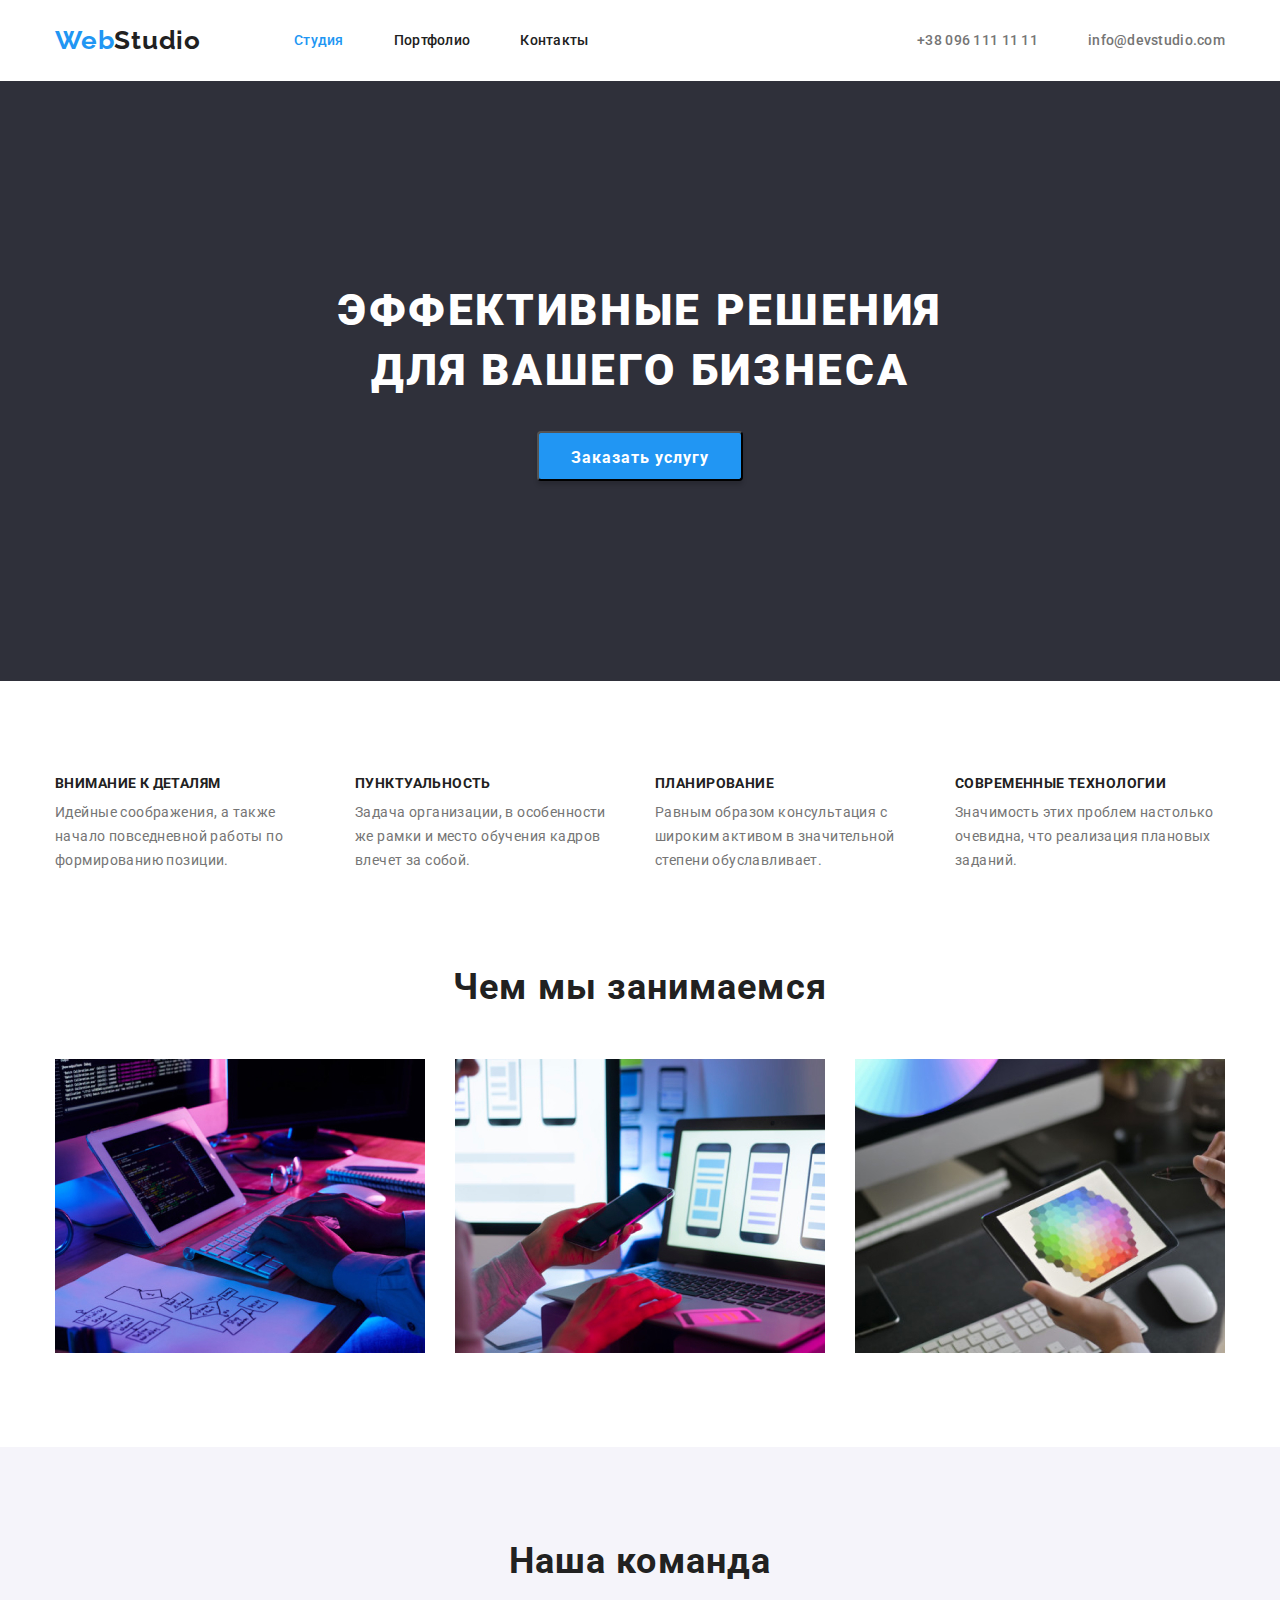
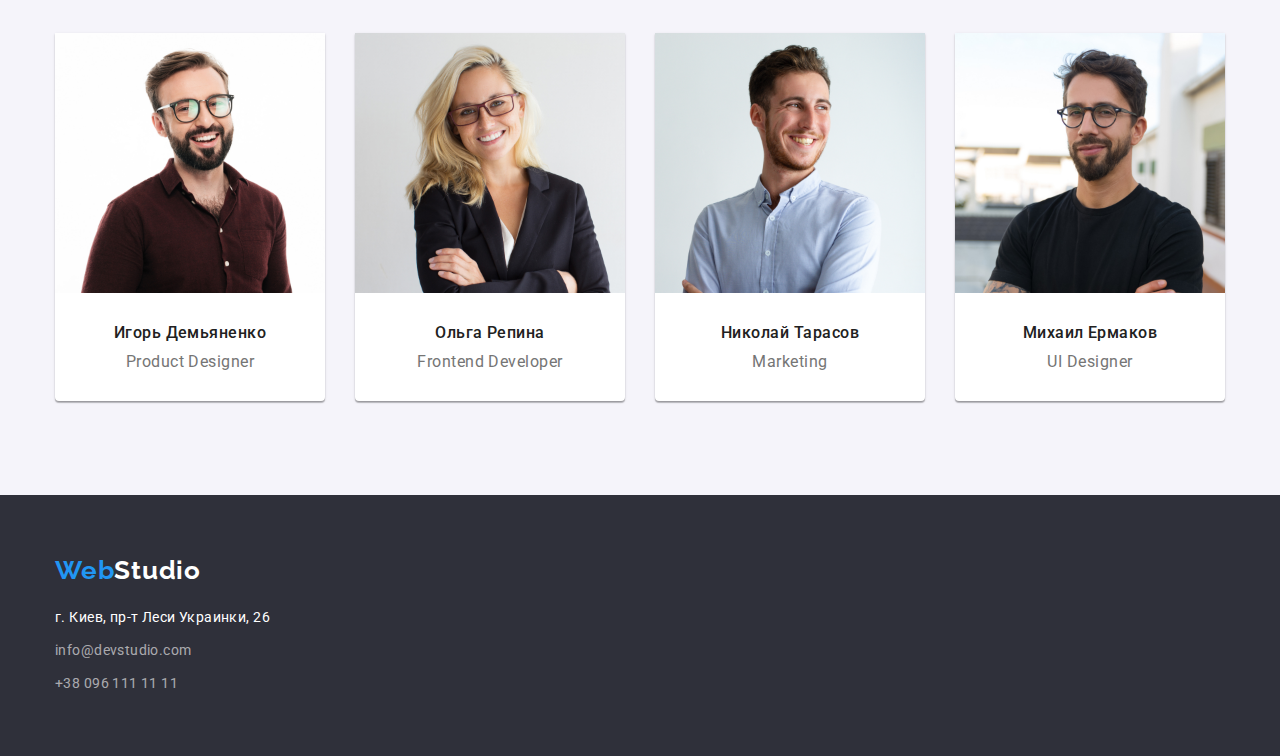
<file: index.html>
<!doctype html>
<html lang="ru">
<head>
    <meta charset="UTF-8">
    <meta name="viewport" content="width=device-width, initial-scale=1.0">
    <meta http-equiv="X-UA-Compatible" content="ie=edge">
    <link rel="stylesheet" href="./css/normalize.css"/>
    <link rel="preconnect" href="https://fonts.gstatic.com">
    <link href="https://fonts.googleapis.com/css2?family=Raleway:wght@700&family=Roboto:wght@400;500;700;900&display=swap" rel="stylesheet">
    <link rel="stylesheet" href="./css/styles.css"/>
    <title>WebStudio</title>
</head>
<body>
<header class="header">
    <div class="container">
        <a href="#" aria-label="логотип сайта" class="header-logo"><span>Web</span>Studio</a>
        <nav>
            <ul class="header-nav">
                <li class="header-nav-li"><a href="index.html" class="current-link header-nav-link">Студия</a></li>
                <li class="header-nav-li"><a href="portfolio.html" class="header-nav-link">Портфолио</a></li>
                <li class="header-nav-li"><a href="" class="header-nav-link">Контакты</a></li>
            </ul>
        </nav>
        <address class="header-address">
            <ul class="header-nav">
                <li class="header-address-li">
                    <a href="tel:+380961111111" class="header-address-link">+38 096 111 11 11</a>
                </li>
                <li class="header-address-li">
                    <a href="mailto:info@devstudio.com" class="header-address-link">info@devstudio.com</a>
                </li>
            </ul>
        </address>
    </div>
</header>
<main>
    <section class="order">
        <div class="order-content container">
            <h1 class="order-name">
                Эффективные решения для вашего бизнеса
            </h1>
            <button class="order-btn">Заказать услугу</button>
        </div>
    </section>
    <section class="section">
        <div class="container">
            <h2 class="visually-hidden">Наши преимущества</h2>
            <ul class="advantage-block">
                <li class="advantage-block-section">
                    <h3 class="advantage">Внимание к деталям</h3>
                    <p class="advantage-about">Идейные соображения, а также начало повседневной работы по формированию
                        позиции.</p>
                </li>
                <li class="advantage-block-section">
                    <h3 class="advantage">Пунктуальность</h3>
                    <p class="advantage-about">Задача организации, в особенности же рамки и место обучения кадров влечет
                        за
                        собой.</p>
                </li>
                <li class="advantage-block-section">
                    <h3 class="advantage">Планирование</h3>
                    <p class="advantage-about">Равным образом консультация с широким активом в значительной степени
                        обуславливает.</p>
                </li>
                <li class="advantage-block-section">
                    <h3 class="advantage">Современные технологии</h3>
                    <p class="advantage-about">Значимость этих проблем настолько очевидна, что реализация плановых
                        заданий.</p>
                </li>
            </ul>
        </div>

    </section>
    <section class="our-work-section">
        <div class="container">
            <h2 class="our-work">
                Чем мы занимаемся
            </h2>
            <ul class="our-work-images">
                <li class="our-work-pos"><img src="images/what_we_do/what_we_do_1.jpg" alt="Чем мы занимаемся 1" class="our-work-img"></li>
                <li class="our-work-pos"><img src="images/what_we_do/what_we_do_2.jpg" alt="Чем мы занимаемся 2" class="our-work-img"></li>
                <li class="our-work-pos"><img src="images/what_we_do/what_we_do_3.jpg" alt="Чем мы занимаемся 3" class="our-work-img"></li>
            </ul>
        </div>
    </section>
    <section class="team section">
        <div class="container">
            <h2 class="our-work">
                Наша команда
            </h2>
            <ul class="teams-position">
                <li class="team-card">
                    <img src="./images/our_team/product_designer.jpg" alt="Product Designer" class="our-team-image">
                    <h3 class="team-name">Игорь Демьяненко</h3>
                    <p lang="en" class="team-owes">Product Designer</p></li>
                <li class="team-card">
                    <img src="./images/our_team/frontend_developer.jpg" alt="Frontend Developer" class="our-team-image">
                    <h3 class="team-name">Ольга Репина</h3>
                    <p lang="en" class="team-owes">Frontend Developer</p></li>
                <li class="team-card">
                    <img src="./images/our_team/marketing.jpg" alt="Marketing" class="our-team-image">
                    <h3 class="team-name">Николай Тарасов</h3>
                    <p lang="en" class="team-owes">Marketing</p></li>
                <li class="team-card">
                    <img src="./images/our_team/ui_designer.jpg" alt="UI_Designer" class="our-team-image">
                    <h3 class="team-name">Михаил Ермаков</h3>
                    <p lang="en" class="team-owes">UI Designer</p>
                </li>
            </ul>
        </div>

    </section>
</main>
<footer class="footer">
    <div class="container">
        <a href="#" aria-label="логотип сайта" class="footer-logo"><span>Web</span>Studio</a>
        <address class="footer-address">
            <ul>
                <li class="footer-address-inf"><a href="https://goo.gl/maps/DcBkYjaasSSmCupL6" target="_blank" class="footer-address">г. Киев, пр-т
                    Леси Украинки, 26</a></li>
                <li class="footer-address-inf"><a href="mailto:info@devstudio.com" class="footer-address">info@devstudio.com</a></li>
                <li class="footer-address-inf"><a href="tel:+380961111111" class="footer-address">+38 096 111 11 11</a></li>
            </ul>
        </address>
    </div>
</footer>
</body>
</html>
</file>
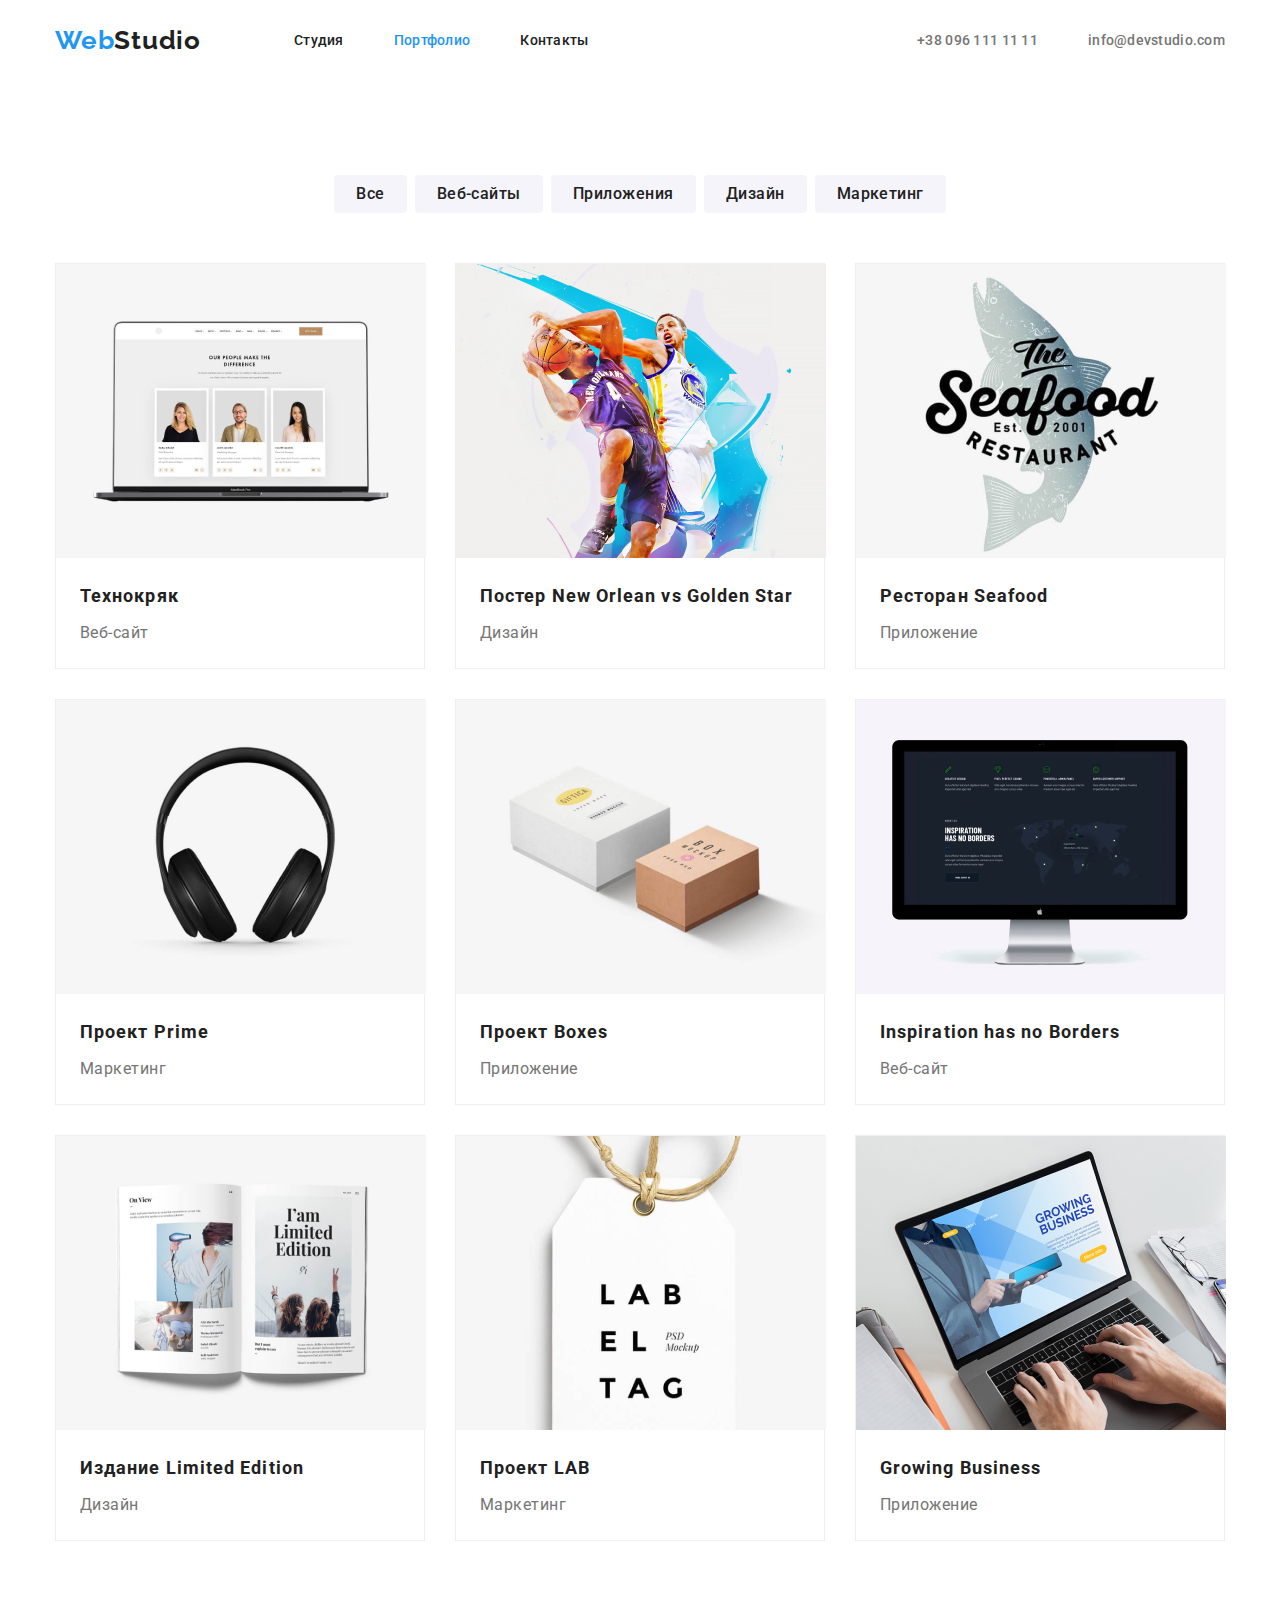
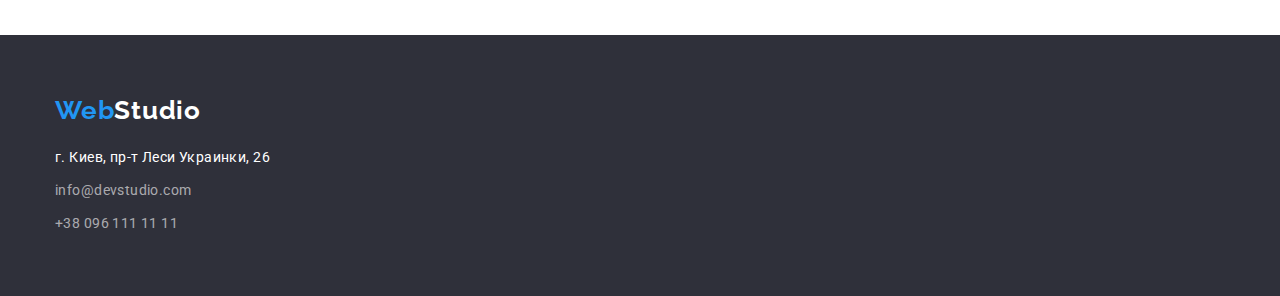
<file: portfolio.html>
<!doctype html>
<html lang="ru">
<head>
    <meta charset="UTF-8">
    <meta name="viewport" content="width=device-width, initial-scale=1.0">
    <meta http-equiv="X-UA-Compatible" content="ie=edge">
    <link rel="stylesheet" href="./css/normalize.css"/>
    <link rel="preconnect" href="https://fonts.gstatic.com">
    <link href="https://fonts.googleapis.com/css2?family=Raleway:wght@700&family=Roboto:wght@400;500;700;900&display=swap" rel="stylesheet">
    <link rel="stylesheet" href="./css/styles.css"/>
    <title>portfolio</title>
</head>
<body>

<header class="header">
    <div class="container">
        <a href="#" aria-label="логотип сайта" class="header-logo"><span>Web</span>Studio</a>
        <nav>
            <ul class="header-nav">
                <li class="header-nav-li"><a href="index.html" class="header-nav-link">Студия</a></li>
                <li class="header-nav-li"><a href="portfolio.html" class="current-link header-nav-link">Портфолио</a>
                </li>
                <li class="header-nav-li"><a href="" class="header-nav-link">Контакты</a></li>
            </ul>
        </nav>
        <address class="header-address">
            <ul class="header-nav">
                <li class="header-address-li">
                    <a href="tel:+380961111111" class="header-address-link">+38 096 111 11 11</a>
                </li>
                <li class="header-address-li">
                    <a href="mailto:info@devstudio.com" class="header-address-link">info@devstudio.com</a>
                </li>
            </ul>
        </address>
    </div>
</header>
<main>
    <section class="section">
        <div class="container">
            <h1 class="visually-hidden">Портфолио</h1>
            <ul class="portfolio-btn-position">
                <li class="portfolio-btn-pos">
                    <button class="portfolio-nav">Все</button>
                </li>
                <li class="portfolio-btn-pos">
                    <button class="portfolio-nav">Веб-сайты</button>
                </li>
                <li class="portfolio-btn-pos">
                    <button class="portfolio-nav">Приложения</button>
                </li>
                <li class="portfolio-btn-pos">
                    <button class="portfolio-nav">Дизайн</button>
                </li>
                <li class="portfolio-btn-pos">
                    <button class="portfolio-nav">Маркетинг</button>
                </li>
            </ul>
            <ul class="portfolio-img-position">
                <li class="portfolio-card"><a href=""><img src="./images/portfolio_img/portfolio_1.jpg" alt="веб-сайт"
                                                           class="portfolio-img">
                    <h2 class="portfolio-soft">Технокряк</h2>
                    <p class="portfolio-about">Веб-сайт</p></a>
                </li>
                <li class="portfolio-card"><a href=""><img src="./images/portfolio_img/portfolio_2.jpg" alt=""
                                                           class="portfolio-img">
                    <h2 class="portfolio-soft">Постер New Orlean vs Golden Star</h2>
                    <p class="portfolio-about">Дизайн</p></a>
                </li>
                <li class="portfolio-card"><a href=""><img src="./images/portfolio_img/portfolio_3.jpg" alt=""
                                                           class="portfolio-img">
                    <h2 class="portfolio-soft">Ресторан Seafood</h2>
                    <p class="portfolio-about">Приложение</p></a>
                </li>
                <li class="portfolio-card"><a href=""><img src="./images/portfolio_img/portfolio_4.jpg" alt=""
                                                           class="portfolio-img">
                    <h2 class="portfolio-soft">Проект Prime</h2>
                    <p class="portfolio-about">Маркетинг</p></a>
                </li>
                <li class="portfolio-card"><a href=""><img src="./images/portfolio_img/portfolio_5.jpg" alt=""
                                                           class="portfolio-img">
                    <h2 class="portfolio-soft">Проект Boxes</h2>
                    <p class="portfolio-about">Приложение</p></a>
                </li>
                <li class="portfolio-card"><a href=""><img src="./images/portfolio_img/portfolio_6.jpg" alt=""
                                                           class="portfolio-img">
                    <h2 class="portfolio-soft">Inspiration has no Borders</h2>
                    <p class="portfolio-about">Веб-сайт</p></a>
                </li>
                <li class="portfolio-card"><a href=""><img src="./images/portfolio_img/portfolio_7.jpg" alt=""
                                                           class="portfolio-img">
                    <h2 class="portfolio-soft">Издание Limited Edition</h2>
                    <p class="portfolio-about">Дизайн</p></a>
                </li>
                <li class="portfolio-card"><a href=""><img src="./images/portfolio_img/portfolio_8.jpg" alt=""
                                                           class="portfolio-img">
                    <h2 class="portfolio-soft">Проект LAB</h2>
                    <p class="portfolio-about">Маркетинг</p></a>
                </li>
                <li class="portfolio-card"><a href=""><img src="./images/portfolio_img/portfolio_9.jpg" alt=""
                                                           class="portfolio-img">
                    <h2 class="portfolio-soft">Growing Business</h2>
                    <p class="portfolio-about">Приложение</p></a>
                </li>
            </ul>
        </div>
    </section>
</main>
<footer class="footer">
    <div class="container">
        <a href="#" aria-label="логотип сайта" class="footer-logo"><span>Web</span>Studio</a>
        <address class="footer-address">
            <ul>
                <li class="footer-address-inf"><a href="https://goo.gl/maps/DcBkYjaasSSmCupL6" target="_blank" class="footer-address">г. Киев, пр-т
                    Леси Украинки, 26</a></li>
                <li class="footer-address-inf"><a href="mailto:info@devstudio.com" class="footer-address">info@devstudio.com</a></li>
                <li class="footer-address-inf"><a href="tel:+380961111111" class="footer-address">+38 096 111 11 11</a></li>
            </ul>
        </address>
    </div>
</footer>
</body>
</html>
</file>
<file: css/styles.css>
*,
*::before,
*::after {
    box-sizing: border-box;
}

body {
    width: 100%;
    max-width: 1600px;
    margin: auto;
}

.header {
    background: #FFFFFF;
    padding-bottom: 25px;
    padding-top: 25px;
}

.container {
    width: 1200px;
    padding: 0 15px;
    margin: 0 auto;
}


.section {
    /*padding-top: 94px;*/
    /*margin-bottom: 94px;*/

    padding-top: 94px;
    padding-bottom: 94px;
}

/**,*/
/**::before,*/
/**::after {*/
/*    margin: 0;*/
/*    padding: 0;*/
/*}*/


h1,
h2,
h3,
h4,
h5,
h6 {
    margin: 0;
}

ul,
ol {
    list-style: none;
    padding: 0;
    margin: 0;
}

p {
    margin: 0;
}

img {
    display: block;
}

.visually-hidden {
    position: absolute;
    width: 1px;
    height: 1px;
    margin: -1px;
    border: 0;
    padding: 0;

    white-space: nowrap;
    clip-path: inset(100%);
    clip: rect(0 0 0 0);
    overflow: hidden;
}


.header .container {
    display: flex;
    align-items: center;
}

.header-logo {
    font-family: 'Raleway', sans-serif;
    text-decoration: none;
    color: #212121;
    font-size: 26px;
    font-weight: 700;
    line-height: 1.192;
    letter-spacing: 0.03em;

    margin-right: 93px;

}

.header-logo > span {
    color: #2196F3;
}

.header-nav {
    box-sizing: border-box;
    display: flex;
}


.header-nav-li:not(:last-child) {
    margin-right: 50px;
}


.header-nav-link {
    font-family: 'Roboto', sans-serif;
    text-decoration: none;
    font-weight: 500;
    font-size: 14px;
    line-height: 1.142;
    letter-spacing: 0.02em;
    color: #212121;
}

.header-nav-link:hover, .header-nav-link:focus {
    color: #2196F3;
}


.current-link {
    color: #2196F3;
    text-decoration: none;
}

.header-address {
    margin-left: auto;
}

.header-address-link {
    text-decoration: none;
    font-family: 'Roboto', sans-serif;
    font-style: normal;
    font-weight: 500;
    font-size: 14px;
    line-height: 1.142;
    letter-spacing: 0.02em;
    color: #757575;

}

.header-address-li:not(:last-child) {
    margin-right: 50px;
}

.header-address-link:hover, .header-address-link:focus {
    color: #2196F3;
}


.order {
    background: #2F303A;
    display: flex;
    min-height: 600px;
}

.order-content {
    width: 696px;
    padding: 200px 0;
    display: flex;
    flex-direction: column;
    align-items: center;
    justify-content: center;
}

.order-name {
    font-family: 'Roboto', sans-serif;
    font-weight: 900;
    font-size: 44px;
    line-height: 1.363;
    text-align: center;
    letter-spacing: 0.06em;
    text-transform: uppercase;
    color: #FFFFFF;

    margin-bottom: 30px;
}

.order-btn {
    min-width: 200px;
    height: 50px;
    padding: 10px 32px;
    background: #2196F3;
    box-shadow: 0 4px 4px rgba(0, 0, 0, 0.15);
    font-family: 'Roboto', sans-serif;
    font-weight: 700;
    font-size: 16px;
    line-height: 1.875;
    text-align: center;
    letter-spacing: 0.06em;
    color: #FFFFFF;

    cursor: pointer;
    border-radius: 4px;
}

.advantage-block {
    /*justify-content: center;*/
    flex-direction: row;
    display: flex;
}

.advantage-block-section {
    width: 270px;
}

.advantage-block-section:not(:last-child) {
    margin-right: 30px;
}

.advantage {
    font-family: 'Roboto', sans-serif;
    font-weight: 700;
    font-size: 14px;
    line-height: 1.142;
    letter-spacing: 0.03em;
    text-transform: uppercase;
    color: #212121;

    margin-bottom: 10px;
}


.advantage-about {

    font-family: 'Roboto', sans-serif;
    font-weight: 400;
    font-size: 14px;
    line-height: 1.714;
    letter-spacing: 0.03em;
    color: #757575;
    width: 270px;

}

.our-work {
    font-family: 'Roboto', sans-serif;
    font-weight: 700;
    font-size: 36px;
    line-height: 1.166;
    text-align: center;
    letter-spacing: 0.03em;
    color: #212121;
    margin-bottom: 50px;
}

.our-work-section {
    padding-bottom: 94px;
}

.our-work-images {
    display: flex;
    justify-content: space-between;
    flex-direction: row;
}


.our-work-img {
    width: 370px;
    height: 294px;
    display: block;
}

/*.our-work-pos:not(:last-child) {*/
/*    margin-right: 30px;*/
/*}*/

.team {
    background: #F5F4FA;
}

.team-name {
    font-family: 'Roboto', sans-serif;
    font-style: normal;
    font-weight: 500;
    font-size: 16px;
    line-height: 1.1875;
    text-align: center;
    letter-spacing: 0.03em;
    color: #212121;
    margin-bottom: 10px;
}


.team-owes {
    font-family: 'Roboto', sans-serif;
    font-weight: 400;
    font-size: 16px;
    line-height: 1.1875;
    text-align: center;
    letter-spacing: 0.03em;
    color: #757575;
    padding-bottom: 30px;
}

.teams-position {
    display: flex;
    flex-direction: row;
    justify-content: space-between;
}

.team-card {
    background: #FFFFFF;
    box-shadow: 0 1px 3px rgba(0, 0, 0, 0.12), 0 1px 1px rgba(0, 0, 0, 0.14), 0 2px 1px rgba(0, 0, 0, 0.2);
    border-radius: 0 0 4px 4px;
}

.team-card:not(:last-child) {
    margin-right: 30px;
}


.footer {
    background: #2F303A;
    display: flex;
    align-items: center;
    padding: 60px 0;
}

.footer-logo {
    text-decoration: none;
    font-family: 'Raleway', sans-serif;
    font-weight: 700;
    font-size: 26px;
    line-height: 1.192;
    letter-spacing: 0.03em;
    color: #FFFFFF;
}

.footer-logo > span {
    color: #2196F3;

}


.footer-address {
    text-decoration: none;
    font-family: 'Roboto', sans-serif;
    font-style: normal;
    font-weight: 400;
    font-size: 14px;
    line-height: 1.714;
    letter-spacing: 0.03em;
    color: rgba(255, 255, 255, 0.6);
    margin-top: 20px;
}

.footer-address a[target] {
    color: #FFFFFF;
}


.our-team-image {
    width: 270px;
    height: 260px;
    margin-bottom: 30px;

}

.footer-address-inf:not(:last-child) {
    margin-bottom: 9px;
}

/*Портфолио*/
/*.portfolio-maine {*/
/*    background: #E5E5E5;*/
/*}*/

.portfolio-btn-position {
    display: flex;
    justify-content: center;
    margin-bottom: 50px;
}


.portfolio-nav {

    font-family: 'Roboto', sans-serif;
    font-weight: 500;
    font-size: 16px;
    line-height: 1.625;
    text-align: center;
    letter-spacing: 0.03em;
    padding: 6px 22px;
    background: #F5F4FA;
    border-radius: 4px;
    color: #212121;
    border-style: none;
    cursor: pointer;

}

.portfolio-btn-pos:not(:last-child) {
    margin-right: 8px;
}


.portfolio-nav:hover, .portfolio-nav:focus {
    color: #FFFFFF;
    background: #2196F3;
}

.portfolio-img {
    width: 370px;
    height: 294px;
}

.portfolio-card {
    background: #FFFFFF;
    margin-right: 30px;
    margin-bottom: 30px;
    border: 1px solid #EEEEEE;
    max-width: 370px;
}


.portfolio-card:nth-child(3n) {
    margin-right: 0;
}

.portfolio-card:nth-child(n + 7) {
    margin-bottom: 0;
}


.portfolio-img-position {
    display: flex;
    flex-wrap: wrap;
    /*justify-content: center;*/
    /*margin-left: auto;*/
    /*margin-right: auto;*/

}

.portfolio-card a {
    text-decoration: none;
}


.portfolio-soft {

    font-family: 'Roboto', sans-serif;
    font-weight: 700;
    font-size: 18px;
    line-height: 2;
    letter-spacing: 0.06em;
    color: #212121;

    margin-left: 24px;
    width: 322px;
    height: 36px;
    margin-bottom: 4px;
    margin-top: 20px;
}

.portfolio-about {
    font-family: 'Roboto', sans-serif;
    font-weight: 400;
    font-size: 16px;
    line-height: 1.875;
    letter-spacing: 0.03em;
    color: #757575;

    margin-left: 24px;
    width: 322px;
    height: 30px;
    margin-bottom: 20px;

}

/*.portfolio-maine-content-box {*/
/*   box-sizing: content-box;*/
/*}*/
</file>
